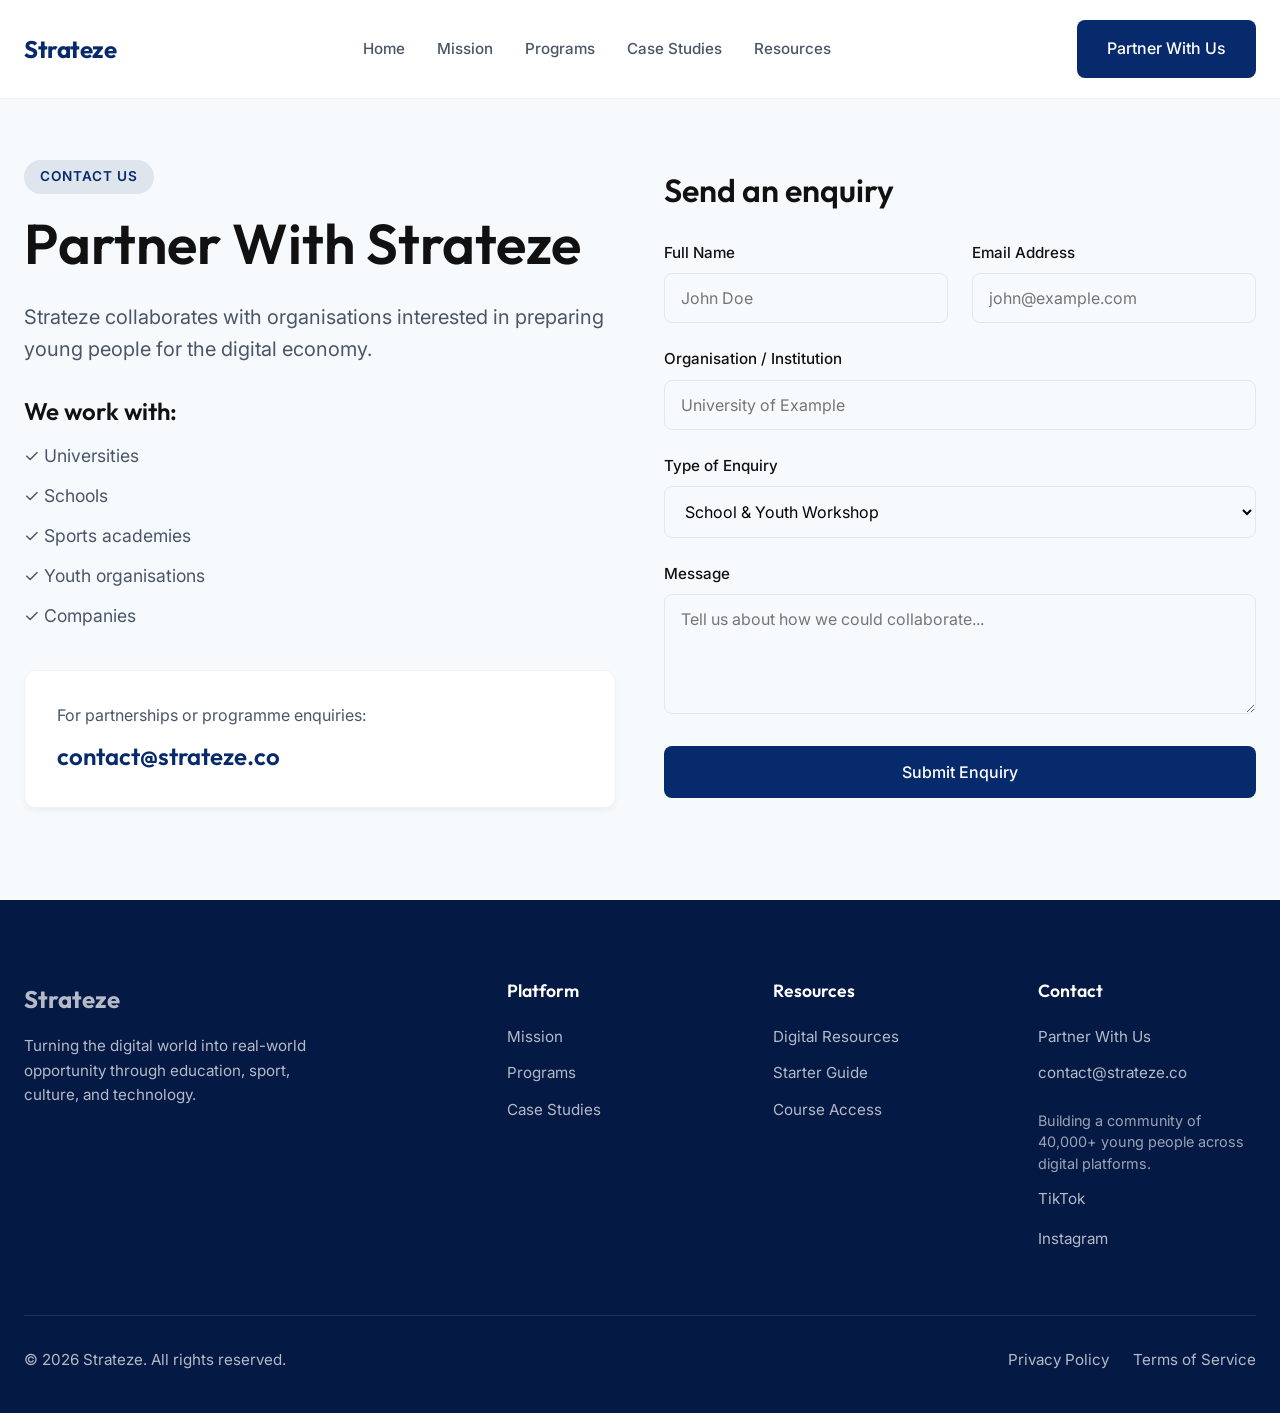
<file: contact.html>
<!DOCTYPE html>
<html lang="en">
<head>
    <meta charset="UTF-8">
    <meta name="viewport" content="width=device-width, initial-scale=1.0">
    <meta name="description" content="Get in touch with Strateze for partnerships, youth workshops, athlete education, and corporate training.">
    <title>Contact Us | Strateze</title>
    <link rel="stylesheet" href="css/style.css">
    <script src="js/main.js" defer></script>
</head>
<body>
    <!-- Navbar -->
    <nav class="navbar">
        <div class="container">
            <a href="index.html" class="nav-logo">Strateze</a>
            <div class="nav-links">
                <a href="index.html">Home</a>
                <a href="mission.html">Mission</a>
                <a href="programs.html">Programs</a>
                <a href="case-studies.html">Case Studies</a>
                <a href="resources.html">Resources</a>
                <div class="nav-actions mobile-only-actions" style="display: none; width: 100%; border-top: 1px solid #eee; margin-top: 16px; padding-top: 16px;">
                    <a href="contact.html" class="btn btn-primary" style="width: 100%;">Partner With Us</a>
                </div>
            </div>
            <div class="nav-actions">
                <a href="contact.html" class="btn btn-primary">Partner With Us</a>
            </div>
            <button class="mobile-menu-btn" aria-label="Toggle Navigation">
                <svg viewBox="0 0 24 24"><path d="M4 6h16M4 12h16M4 18h16" stroke-linecap="round" stroke-linejoin="round"/></svg>
            </button>
        </div>
    </nav>

    <!-- Content -->
    <div style="background-color: var(--light-grey); min-height: 100vh;">
        <div class="container" style="padding-top: 160px; padding-bottom: 80px;">
            <div class="grid-2" style="align-items: center;">
                
                <!-- Contact Info -->
                <div class="reveal delay-1">
                    <span class="badge">Contact Us</span>
                    <h1 style="font-size: 3.5rem; margin-bottom: 24px;">Partner With Strateze</h1>
                    <p style="font-size: 1.25rem; color: var(--accent-grey); margin-bottom: 32px; line-height: 1.6;">Strateze collaborates with organisations interested in preparing young people for the digital economy.</p>
                    
                    <h3 style="font-size: 1.5rem; margin-bottom: 16px;">We work with:</h3>
                    <ul style="display: flex; flex-direction: column; gap: 12px; margin-bottom: 40px; font-size: 1.1rem; color: var(--accent-grey);">
                        <li>✓ Universities</li>
                        <li>✓ Schools</li>
                        <li>✓ Sports academies</li>
                        <li>✓ Youth organisations</li>
                        <li>✓ Companies</li>
                    </ul>
                    
                    <div style="background: var(--white); border-radius: 12px; padding: 32px; border: 1px solid rgba(0,0,0,0.05); box-shadow: var(--shadow-sm);">
                        <p style="color: var(--accent-grey); margin-bottom: 8px;">For partnerships or programme enquiries:</p>
                        <a href="mailto:contact@strateze.co" style="font-size: 1.5rem; font-weight: 600; font-family: 'Outfit', sans-serif; color: var(--primary-blue);">contact@strateze.co</a>
                    </div>
                </div>
                
                <!-- Contact Form -->
                <div class="reveal delay-2">
                    <form class="contact-form" action="https://formspree.io/f/mojpwdwl" method="POST">
                        <input type="hidden" name="_subject" value="New Strateze Enquiry">
                        
                        <h2 style="font-size: 2rem; margin-bottom: 32px;">Send an enquiry</h2>
                        
                        <div class="grid-2" style="gap: 24px; margin-bottom: 24px;">
                            <div class="form-group" style="margin-bottom: 0;">
                                <label for="name" class="form-label">Full Name</label>
                                <input type="text" id="name" name="name" class="form-control" required placeholder="John Doe">
                            </div>
                            <div class="form-group" style="margin-bottom: 0;">
                                <label for="email" class="form-label">Email Address</label>
                                <input type="email" id="email" name="email" class="form-control" required placeholder="john@example.com">
                            </div>
                        </div>
                        
                        <div class="form-group">
                            <label for="organisation" class="form-label">Organisation / Institution</label>
                            <input type="text" id="organisation" name="organisation" class="form-control" placeholder="University of Example">
                        </div>
                        
                        <div class="form-group">
                            <label for="enquiry-type" class="form-label">Type of Enquiry</label>
                            <select id="enquiry-type" name="enquiry_type" class="form-control" required>
                                <option value="School Workshop">School & Youth Workshop</option>
                                <option value="University Programme">University Programme</option>
                                <option value="Athlete Education">Athlete Academy Education</option>
                                <option value="Corporate Training">Corporate Digital Training</option>
                                <option value="Other">Other Partnership</option>
                            </select>
                        </div>
                        
                        <div class="form-group">
                            <label for="message" class="form-label">Message</label>
                            <textarea id="message" name="message" class="form-control" required placeholder="Tell us about how we could collaborate..."></textarea>
                        </div>
                        
                        <button type="submit" class="btn btn-primary" style="width: 100%;">Submit Enquiry</button>
                    </form>
                </div>

            </div>
        </div>
    </div>

    <!-- Footer -->
    <footer class="footer">
        <div class="container">
            <div class="footer-grid">
                <div>
                    <a href="index.html" class="footer-brand">Strateze</a>
                    <p class="brand-tag">Turning the digital world into real-world opportunity through education, sport, culture, and technology.</p>
                </div>
                <div>
                    <h4>Platform</h4>
                    <ul>
                        <li><a href="mission.html">Mission</a></li>
                        <li><a href="programs.html">Programs</a></li>
                        <li><a href="case-studies.html">Case Studies</a></li>
                    </ul>
                </div>
                <div>
                    <h4>Resources</h4>
                    <ul>
                        <li><a href="resources.html">Digital Resources</a></li>
                        <li><a href="#">Starter Guide</a></li>
                        <li><a href="#">Course Access</a></li>
                    </ul>
                </div>
                <div>
                    <h4>Contact</h4>
                    <ul style="margin-bottom: 24px;">
                        <li><a href="contact.html">Partner With Us</a></li>
                        <li><a href="mailto:contact@strateze.co">contact@strateze.co</a></li>
                    </ul>
                    <p style="font-size: 0.9rem; color: rgba(255,255,255,0.6); line-height: 1.5; margin-bottom: 12px;">Building a community of 40,000+ young people across digital platforms.</p>
                    <ul style="display: flex; gap: 16px;">
                        <li><a href="https://www.tiktok.com/@strateze" target="_blank">TikTok</a></li>
                        <li><a href="https://www.instagram.com/strateze" target="_blank">Instagram</a></li>
                    </ul>
                </div>
            </div>
            <div class="footer-bottom">
                <p>&copy; 2026 Strateze. All rights reserved.</p>
                <div style="display: flex; gap: 24px;">
                    <a href="#">Privacy Policy</a>
                    <a href="#">Terms of Service</a>
                </div>
            </div>
        </div>
    </footer>
</body>
</html>
</file>
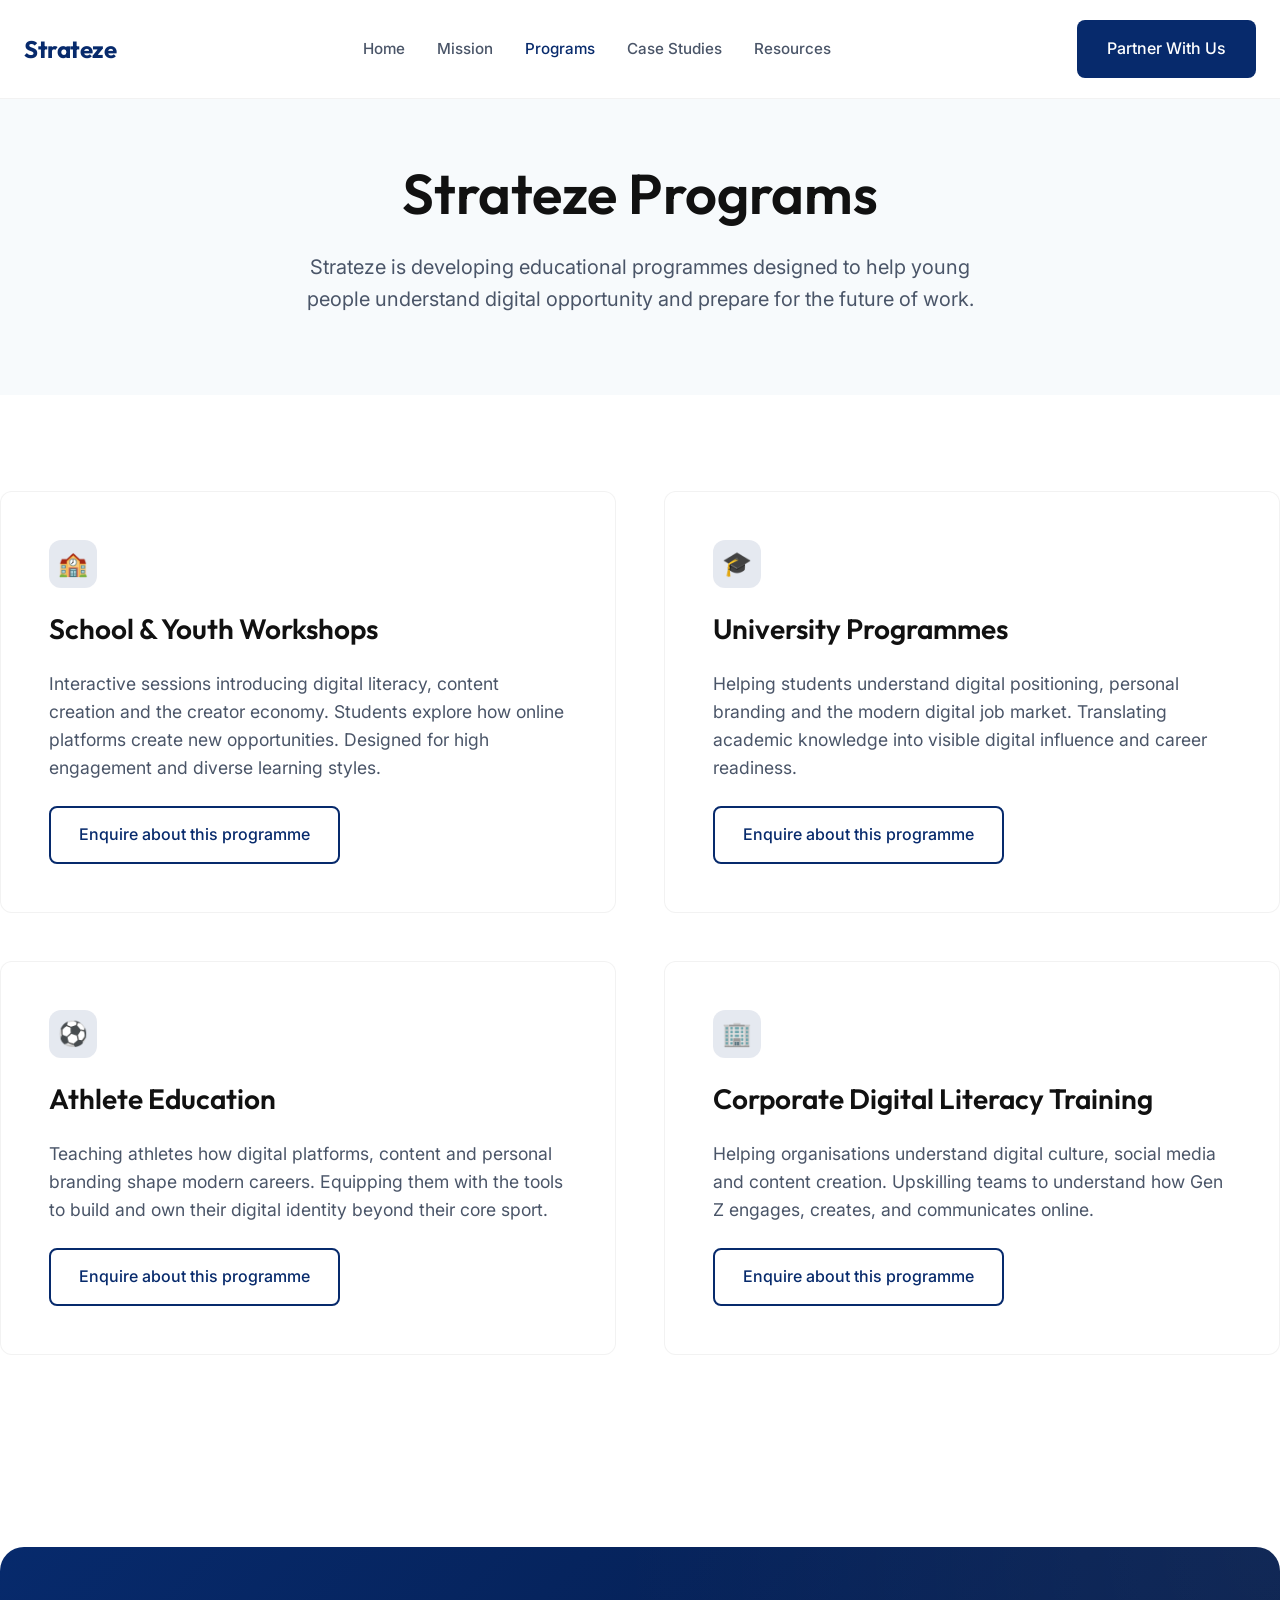
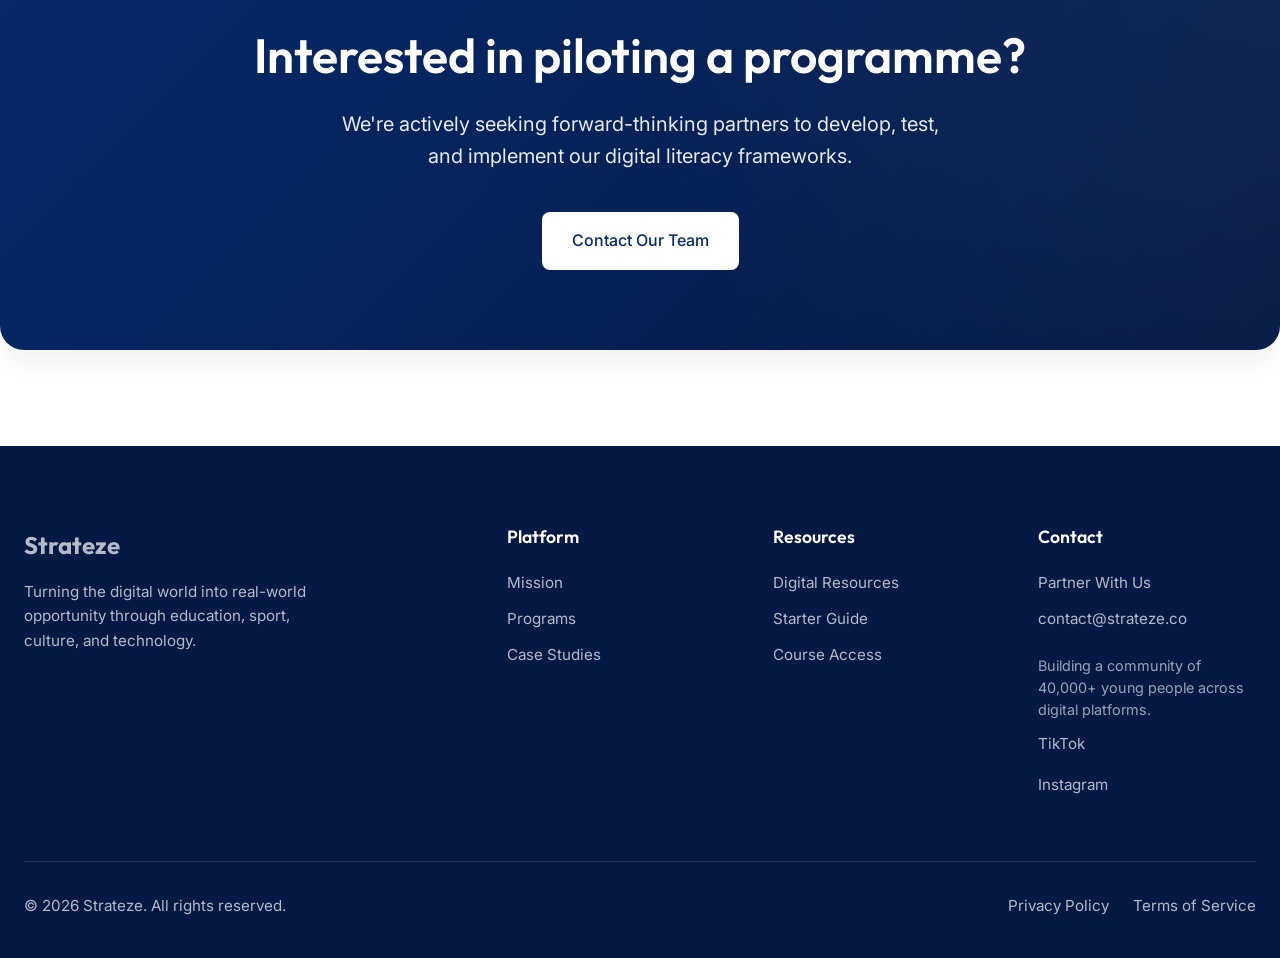
<file: programs.html>
<!DOCTYPE html>
<html lang="en">
<head>
    <meta charset="UTF-8">
    <meta name="viewport" content="width=device-width, initial-scale=1.0">
    <meta name="description" content="Explore Strateze's core programs for schools, universities, athletes, and corporates. Equipping you for the future of work.">
    <title>Strateze Programs | Digital Education</title>
    <link rel="stylesheet" href="css/style.css">
    <script src="js/main.js" defer></script>
</head>
<body>
    <!-- Navbar -->
    <nav class="navbar">
        <div class="container">
            <a href="index.html" class="nav-logo">Strateze</a>
            <div class="nav-links">
                <a href="index.html">Home</a>
                <a href="mission.html">Mission</a>
                <a href="programs.html" class="active">Programs</a>
                <a href="case-studies.html">Case Studies</a>
                <a href="resources.html">Resources</a>
                <div class="nav-actions mobile-only-actions" style="display: none; width: 100%; border-top: 1px solid #eee; margin-top: 16px; padding-top: 16px;">
                    <a href="contact.html" class="btn btn-primary" style="width: 100%;">Partner With Us</a>
                </div>
            </div>
            <div class="nav-actions">
                <a href="contact.html" class="btn btn-primary">Partner With Us</a>
            </div>
            <button class="mobile-menu-btn" aria-label="Toggle Navigation">
                <svg viewBox="0 0 24 24"><path d="M4 6h16M4 12h16M4 18h16" stroke-linecap="round" stroke-linejoin="round"/></svg>
            </button>
        </div>
    </nav>

    <!-- Page Header -->
    <header class="section bg-light" style="padding-top: 160px; padding-bottom: 80px; text-align: center;">
        <div class="container reveal">
            <h1 style="font-size: 3.5rem; margin-bottom: 24px;">Strateze Programs</h1>
            <p style="font-size: 1.25rem; color: var(--accent-grey); max-width: 700px; margin: 0 auto; line-height: 1.6;">Strateze is developing educational programmes designed to help young people understand digital opportunity and prepare for the future of work.</p>
        </div>
    </header>

    <!-- Program List -->
    <section class="section container">
        <div class="grid-2">
            <!-- Program 1 -->
            <div class="card reveal delay-1" style="padding: 48px;">
                <div class="card-icon" style="background: rgba(7, 42, 108, 0.1);">🏫</div>
                <h3 style="font-size: 1.75rem; margin-bottom: 24px;">School & Youth Workshops</h3>
                <p style="font-size: 1.1rem; color: var(--accent-grey); line-height: 1.6; margin-bottom: 24px;">Interactive sessions introducing digital literacy, content creation and the creator economy. Students explore how online platforms create new opportunities. Designed for high engagement and diverse learning styles.</p>
                <a href="mailto:contact@strateze.co" class="btn btn-outline" style="align-self: flex-start; margin-top: auto;">Enquire about this programme</a>
            </div>
            
            <!-- Program 2 -->
            <div class="card reveal delay-2" style="padding: 48px;">
                <div class="card-icon" style="background: rgba(7, 42, 108, 0.1);">🎓</div>
                <h3 style="font-size: 1.75rem; margin-bottom: 24px;">University Programmes</h3>
                <p style="font-size: 1.1rem; color: var(--accent-grey); line-height: 1.6; margin-bottom: 24px;">Helping students understand digital positioning, personal branding and the modern digital job market. Translating academic knowledge into visible digital influence and career readiness.</p>
                <a href="mailto:contact@strateze.co" class="btn btn-outline" style="align-self: flex-start; margin-top: auto;">Enquire about this programme</a>
            </div>
            
            <!-- Program 3 -->
            <div class="card reveal delay-1" style="padding: 48px;">
                <div class="card-icon" style="background: rgba(7, 42, 108, 0.1);">⚽</div>
                <h3 style="font-size: 1.75rem; margin-bottom: 24px;">Athlete Education</h3>
                <p style="font-size: 1.1rem; color: var(--accent-grey); line-height: 1.6; margin-bottom: 24px;">Teaching athletes how digital platforms, content and personal branding shape modern careers. Equipping them with the tools to build and own their digital identity beyond their core sport.</p>
                <a href="mailto:contact@strateze.co" class="btn btn-outline" style="align-self: flex-start; margin-top: auto;">Enquire about this programme</a>
            </div>
            
            <!-- Program 4 -->
            <div class="card reveal delay-2" style="padding: 48px;">
                <div class="card-icon" style="background: rgba(7, 42, 108, 0.1);">🏢</div>
                <h3 style="font-size: 1.75rem; margin-bottom: 24px;">Corporate Digital Literacy Training</h3>
                <p style="font-size: 1.1rem; color: var(--accent-grey); line-height: 1.6; margin-bottom: 24px;">Helping organisations understand digital culture, social media and content creation. Upskilling teams to understand how Gen Z engages, creates, and communicates online.</p>
                <a href="mailto:contact@strateze.co" class="btn btn-outline" style="align-self: flex-start; margin-top: auto;">Enquire about this programme</a>
            </div>
        </div>
    </section>
    
    <!-- CTA Banner -->
    <section class="section container reveal">
        <div class="cta-banner">
            <h2>Interested in piloting a programme?</h2>
            <p>We're actively seeking forward-thinking partners to develop, test, and implement our digital literacy frameworks.</p>
            <a href="contact.html" class="btn btn-white">Contact Our Team</a>
        </div>
    </section>

    <!-- Footer -->
    <footer class="footer">
        <div class="container">
            <div class="footer-grid">
                <div>
                    <a href="index.html" class="footer-brand">Strateze</a>
                    <p class="brand-tag">Turning the digital world into real-world opportunity through education, sport, culture, and technology.</p>
                </div>
                <div>
                    <h4>Platform</h4>
                    <ul>
                        <li><a href="mission.html">Mission</a></li>
                        <li><a href="programs.html">Programs</a></li>
                        <li><a href="case-studies.html">Case Studies</a></li>
                    </ul>
                </div>
                <div>
                    <h4>Resources</h4>
                    <ul>
                        <li><a href="resources.html">Digital Resources</a></li>
                        <li><a href="#">Starter Guide</a></li>
                        <li><a href="#">Course Access</a></li>
                    </ul>
                </div>
                <div>
                    <h4>Contact</h4>
                    <ul style="margin-bottom: 24px;">
                        <li><a href="contact.html">Partner With Us</a></li>
                        <li><a href="mailto:contact@strateze.co">contact@strateze.co</a></li>
                    </ul>
                    <p style="font-size: 0.9rem; color: rgba(255,255,255,0.6); line-height: 1.5; margin-bottom: 12px;">Building a community of 40,000+ young people across digital platforms.</p>
                    <ul style="display: flex; gap: 16px;">
                        <li><a href="https://www.tiktok.com/@strateze" target="_blank">TikTok</a></li>
                        <li><a href="https://www.instagram.com/strateze" target="_blank">Instagram</a></li>
                    </ul>
                </div>
            </div>
            <div class="footer-bottom">
                <p>&copy; 2026 Strateze. All rights reserved.</p>
                <div style="display: flex; gap: 24px;">
                    <a href="#">Privacy Policy</a>
                    <a href="#">Terms of Service</a>
                </div>
            </div>
        </div>
    </footer>
</body>
</html>
</file>
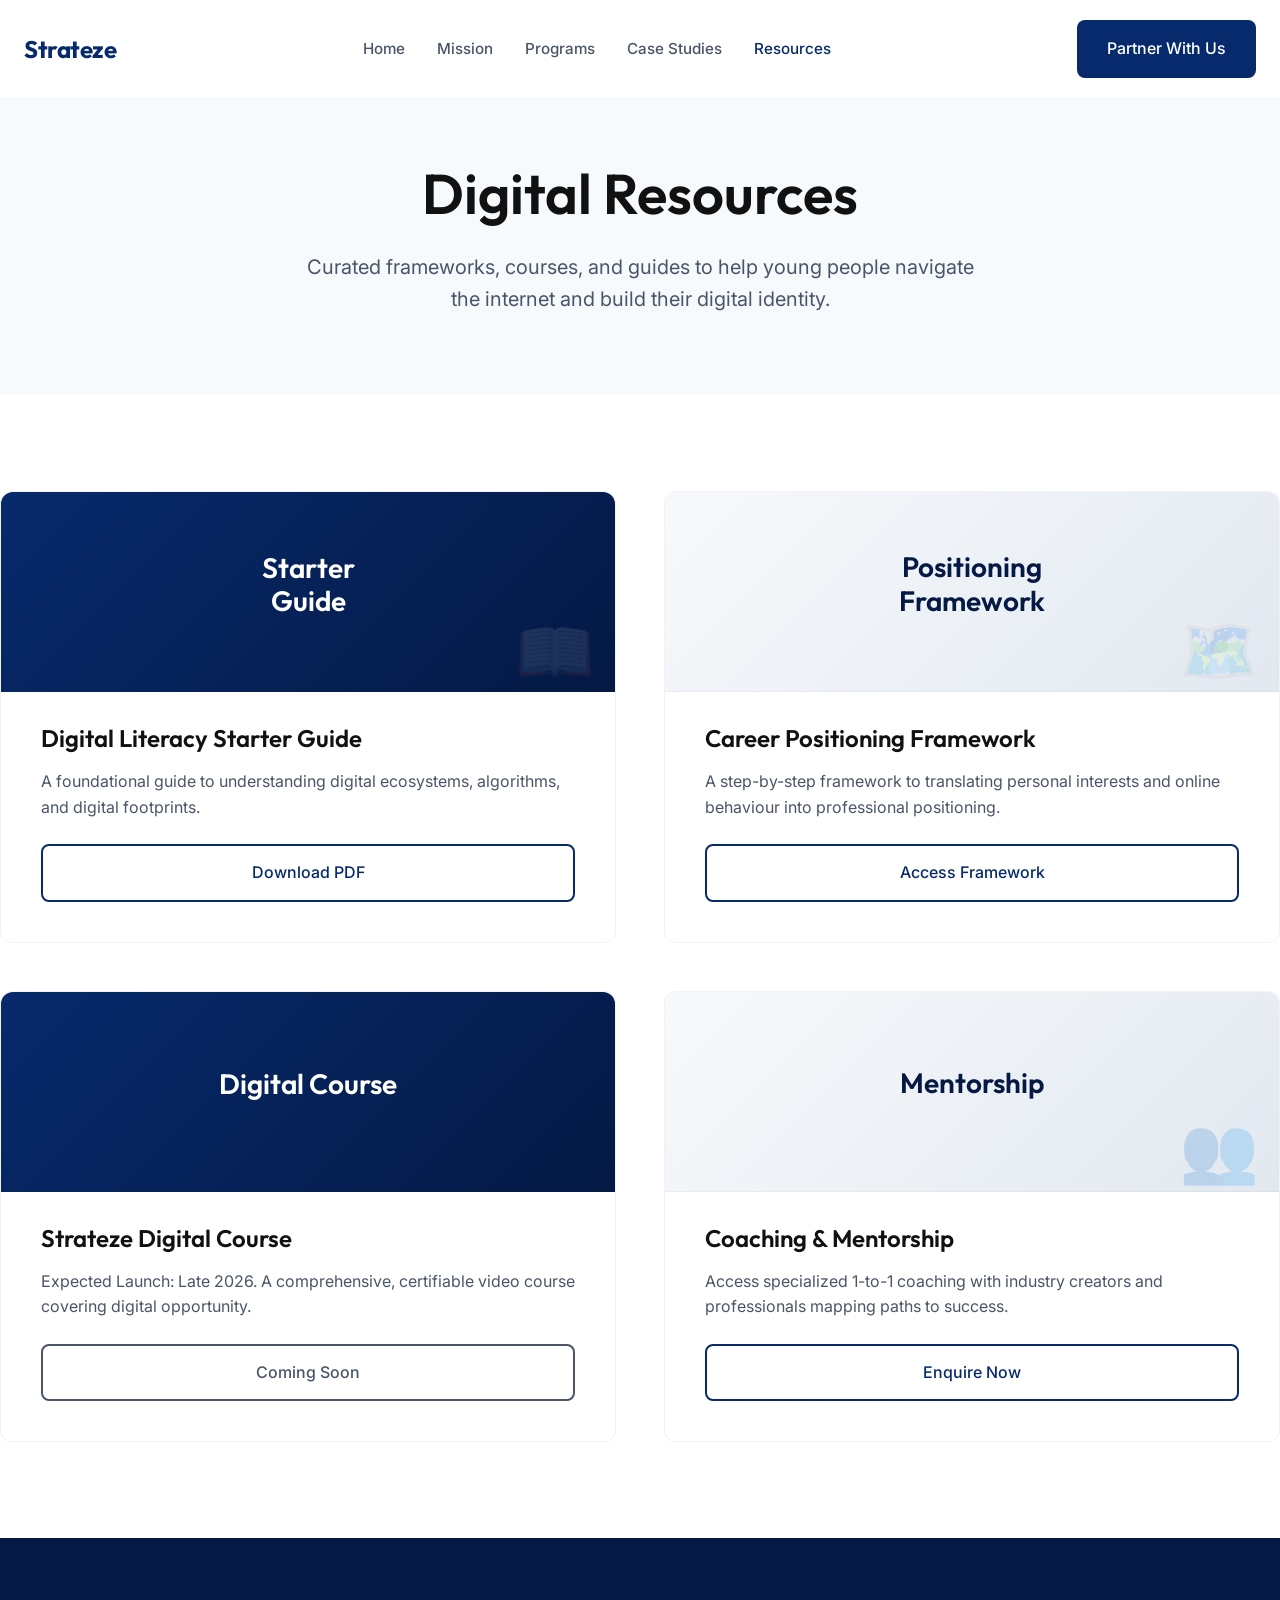
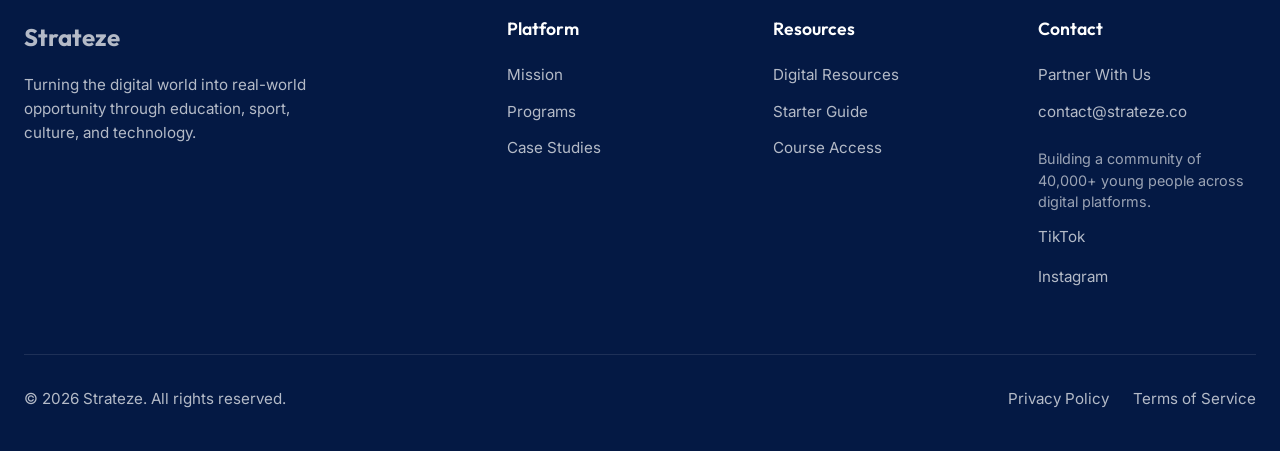
<file: resources.html>
<!DOCTYPE html>
<html lang="en">
<head>
    <meta charset="UTF-8">
    <meta name="viewport" content="width=device-width, initial-scale=1.0">
    <meta name="description" content="Access digital literacy resources, frameworks, and courses built by Strateze to empower the next generation.">
    <title>Digital Resources | Strateze</title>
    <link rel="stylesheet" href="css/style.css">
    <script src="js/main.js" defer></script>
</head>
<body>
    <!-- Navbar -->
    <nav class="navbar">
        <div class="container">
            <a href="index.html" class="nav-logo">Strateze</a>
            <div class="nav-links">
                <a href="index.html">Home</a>
                <a href="mission.html">Mission</a>
                <a href="programs.html">Programs</a>
                <a href="case-studies.html">Case Studies</a>
                <a href="resources.html" class="active">Resources</a>
                <div class="nav-actions mobile-only-actions" style="display: none; width: 100%; border-top: 1px solid #eee; margin-top: 16px; padding-top: 16px;">
                    <a href="contact.html" class="btn btn-primary" style="width: 100%;">Partner With Us</a>
                </div>
            </div>
            <div class="nav-actions">
                <a href="contact.html" class="btn btn-primary">Partner With Us</a>
            </div>
            <button class="mobile-menu-btn" aria-label="Toggle Navigation">
                <svg viewBox="0 0 24 24"><path d="M4 6h16M4 12h16M4 18h16" stroke-linecap="round" stroke-linejoin="round"/></svg>
            </button>
        </div>
    </nav>

    <!-- Page Header -->
    <header class="section bg-light" style="padding-top: 160px; padding-bottom: 80px; text-align: center;">
        <div class="container reveal">
            <h1 style="font-size: 3.5rem; margin-bottom: 24px;">Digital Resources</h1>
            <p style="font-size: 1.25rem; color: var(--accent-grey); max-width: 700px; margin: 0 auto; line-height: 1.6;">Curated frameworks, courses, and guides to help young people navigate the internet and build their digital identity.</p>
        </div>
    </header>

    <!-- Resources Grid -->
    <section class="section container">
        <div class="grid-2">
            <!-- Resource 1 -->
            <div class="card reveal delay-1">
                <div style="height: 200px; background: linear-gradient(135deg, #072a6c 0%, #041944 100%); margin: -40px -40px 32px; border-radius: var(--border-radius) var(--border-radius) 0 0; display: flex; align-items: center; justify-content: center; position: relative;">
                    <div style="font-size: 4rem; position: absolute; opacity: 0.1; right: 20px; bottom: -10px;">📖</div>
                    <h3 style="color: white; font-size: 1.75rem; text-align: center;">Starter<br/>Guide</h3>
                </div>
                <h3 style="font-size: 1.5rem; margin-bottom: 16px;">Digital Literacy Starter Guide</h3>
                <p style="margin-bottom: 24px; color: var(--accent-grey);">A foundational guide to understanding digital ecosystems, algorithms, and digital footprints.</p>
                <div style="margin-top: auto;">
                    <a href="#" class="btn btn-outline" style="width: 100%;">Download PDF</a>
                </div>
            </div>

            <!-- Resource 2 -->
            <div class="card reveal delay-2">
                <div style="height: 200px; background: linear-gradient(135deg, #f7fafc 0%, #e2e8f0 100%); margin: -40px -40px 32px; border-radius: var(--border-radius) var(--border-radius) 0 0; display: flex; align-items: center; justify-content: center; position: relative; border-bottom: 1px solid rgba(0,0,0,0.05);">
                    <div style="font-size: 4rem; position: absolute; opacity: 0.2; right: 20px; bottom: -10px;">🗺️</div>
                    <h3 style="color: var(--primary-dark); font-size: 1.75rem; text-align: center;">Positioning<br/>Framework</h3>
                </div>
                <h3 style="font-size: 1.5rem; margin-bottom: 16px;">Career Positioning Framework</h3>
                <p style="margin-bottom: 24px; color: var(--accent-grey);">A step-by-step framework to translating personal interests and online behaviour into professional positioning.</p>
                <div style="margin-top: auto;">
                    <a href="#" class="btn btn-outline" style="width: 100%;">Access Framework</a>
                </div>
            </div>

            <!-- Resource 3 -->
            <div class="card reveal delay-1">
                <div style="height: 200px; background: linear-gradient(135deg, #072a6c 0%, #041944 100%); margin: -40px -40px 32px; border-radius: var(--border-radius) var(--border-radius) 0 0; display: flex; align-items: center; justify-content: center; position: relative;">
                     <h3 style="color: white; font-size: 1.75rem; position: absolute; z-index: 2;">Digital Course</h3>
                </div>
                <h3 style="font-size: 1.5rem; margin-bottom: 16px;">Strateze Digital Course</h3>
                <p style="margin-bottom: 24px; color: var(--accent-grey);">Expected Launch: Late 2026. A comprehensive, certifiable video course covering digital opportunity.</p>
                <div style="margin-top: auto;">
                    <a href="#" class="btn btn-outline" style="width: 100%; color: var(--accent-grey); border-color: var(--accent-grey);">Coming Soon</a>
                </div>
            </div>

            <!-- Resource 4 -->
            <div class="card reveal delay-2">
                <div style="height: 200px; background: linear-gradient(135deg, #f7fafc 0%, #e2e8f0 100%); margin: -40px -40px 32px; border-radius: var(--border-radius) var(--border-radius) 0 0; display: flex; align-items: center; justify-content: center; position: relative; border-bottom: 1px solid rgba(0,0,0,0.05);">
                    <div style="font-size: 4rem; position: absolute; opacity: 0.2; right: 20px; bottom: -10px;">👥</div>
                    <h3 style="color: var(--primary-dark); font-size: 1.75rem; text-align: center;">Mentorship</h3>
                </div>
                <h3 style="font-size: 1.5rem; margin-bottom: 16px;">Coaching & Mentorship</h3>
                <p style="margin-bottom: 24px; color: var(--accent-grey);">Access specialized 1-to-1 coaching with industry creators and professionals mapping paths to success.</p>
                <div style="margin-top: auto;">
                    <a href="contact.html" class="btn btn-outline" style="width: 100%;">Enquire Now</a>
                </div>
            </div>
        </div>
    </section>

    <!-- Footer -->
    <footer class="footer">
        <div class="container">
            <div class="footer-grid">
                <div>
                    <a href="index.html" class="footer-brand">Strateze</a>
                    <p class="brand-tag">Turning the digital world into real-world opportunity through education, sport, culture, and technology.</p>
                </div>
                <div>
                    <h4>Platform</h4>
                    <ul>
                        <li><a href="mission.html">Mission</a></li>
                        <li><a href="programs.html">Programs</a></li>
                        <li><a href="case-studies.html">Case Studies</a></li>
                    </ul>
                </div>
                <div>
                    <h4>Resources</h4>
                    <ul>
                        <li><a href="resources.html">Digital Resources</a></li>
                        <li><a href="#">Starter Guide</a></li>
                        <li><a href="#">Course Access</a></li>
                    </ul>
                </div>
                <div>
                    <h4>Contact</h4>
                    <ul style="margin-bottom: 24px;">
                        <li><a href="contact.html">Partner With Us</a></li>
                        <li><a href="mailto:contact@strateze.co">contact@strateze.co</a></li>
                    </ul>
                    <p style="font-size: 0.9rem; color: rgba(255,255,255,0.6); line-height: 1.5; margin-bottom: 12px;">Building a community of 40,000+ young people across digital platforms.</p>
                    <ul style="display: flex; gap: 16px;">
                        <li><a href="https://www.tiktok.com/@strateze" target="_blank">TikTok</a></li>
                        <li><a href="https://www.instagram.com/strateze" target="_blank">Instagram</a></li>
                    </ul>
                </div>
            </div>
            <div class="footer-bottom">
                <p>&copy; 2026 Strateze. All rights reserved.</p>
                <div style="display: flex; gap: 24px;">
                    <a href="#">Privacy Policy</a>
                    <a href="#">Terms of Service</a>
                </div>
            </div>
        </div>
    </footer>
</body>
</html>
</file>
<file: css/style.css>
@import url('https://fonts.googleapis.com/css2?family=Inter:wght@400;500;600&family=Outfit:wght@400;500;600;700&display=swap');

:root {
  --primary-blue: #072a6c;
  --primary-dark: #041944;
  --accent-black: #111111;
  --accent-grey: #4a5568;
  --light-grey: #f7fafc;
  --white: #ffffff;
  --border-radius: 12px;
  --border-radius-lg: 24px;
  --transition: all 0.3s cubic-bezier(0.25, 0.8, 0.25, 1);
  --shadow-sm: 0 4px 6px -1px rgba(0, 0, 0, 0.05);
  --shadow-md: 0 10px 15px -3px rgba(0, 0, 0, 0.05);
  --shadow-lg: 0 20px 25px -5px rgba(0, 0, 0, 0.05);
}

* { box-sizing: border-box; margin: 0; padding: 0; }
body { font-family: 'Inter', sans-serif; color: var(--accent-black); background-color: var(--white); line-height: 1.6; font-size: 16px; overflow-x: hidden; }
h1, h2, h3, h4, h5, h6 { font-family: 'Outfit', sans-serif; font-weight: 600; line-height: 1.2; color: var(--accent-black); }
a { text-decoration: none; color: inherit; transition: var(--transition); }
img { width: 100%; height: 100%; object-fit: cover; border-radius: 16px; display: block; }
ul { list-style: none; }

.container { width: 100%; max-width: 1280px; margin: 0 auto; padding: 0 24px; }
.section { padding: 96px 0; }
.section-sm { padding: 48px 0; }
.bg-light { background-color: var(--light-grey); }
.bg-dark { background-color: var(--primary-dark); color: var(--white); }
.bg-primary { background-color: var(--primary-blue); color: var(--white); }
.bg-dark h1, .bg-dark h2, .bg-dark h3, .bg-dark p, .bg-primary h1, .bg-primary h2, .bg-primary p { color: var(--white); }
.text-center { text-align: center; }

.btn { display: inline-flex; align-items: center; justify-content: center; padding: 14px 28px; border-radius: 8px; font-weight: 500; font-family: 'Inter', sans-serif; cursor: pointer; transition: var(--transition); border: 2px solid transparent; font-size: 1rem; }
.btn-primary { background-color: var(--primary-blue); color: var(--white); }
.btn-primary:hover { background-color: var(--primary-dark); transform: translateY(-2px); box-shadow: var(--shadow-md); color: var(--white); }
.btn-outline { background-color: transparent; border-color: var(--primary-blue); color: var(--primary-blue); }
.btn-outline:hover { background-color: var(--primary-blue); color: var(--white); transform: translateY(-2px); box-shadow: var(--shadow-md); }
.btn-white { background-color: var(--white); color: var(--primary-blue); }
.btn-white:hover { background-color: var(--light-grey); transform: translateY(-2px); box-shadow: var(--shadow-md); color: var(--primary-blue); }

.navbar { position: fixed; top: 0; left: 0; width: 100%; padding: 20px 0; background-color: rgba(255, 255, 255, 0.95); backdrop-filter: blur(10px); z-index: 1000; border-bottom: 1px solid rgba(0,0,0,0.05); transition: var(--transition); }
.navbar.scrolled { padding: 12px 0; box-shadow: var(--shadow-sm); }
.navbar .container { display: flex; align-items: center; justify-content: space-between; }
.nav-logo { font-family: 'Outfit', sans-serif; font-size: 1.5rem; font-weight: 700; color: var(--primary-blue); letter-spacing: -0.5px; }
.nav-links { display: flex; gap: 32px; align-items: center; }
.nav-links a { font-weight: 500; font-size: 0.95rem; color: var(--accent-grey); }
.nav-links a:hover, .nav-links a.active { color: var(--primary-blue); }
.nav-actions { display: flex; align-items: center; gap: 16px; }
.mobile-menu-btn { display: none; background: none; border: none; cursor: pointer; font-size: 1.5rem; color: var(--accent-black); }
.mobile-menu-btn svg { width: 24px; height: 24px; stroke: currentColor; stroke-width: 2; border: none; }

.hero { padding: 180px 0 120px; text-align: left; position: relative; overflow: hidden; }
.hero-content { max-width: 800px; position: relative; z-index: 2; }
.hero h1 { font-size: 4.5rem; font-weight: 700; margin-bottom: 24px; letter-spacing: -1.5px; line-height: 1.1; }
.hero p { font-size: 1.25rem; color: var(--accent-grey); margin-bottom: 40px; max-width: 600px; line-height: 1.6; }
.hero-btns { display: flex; gap: 16px; flex-wrap: wrap; }

.grid-2 { display: grid; grid-template-columns: repeat(2, 1fr); gap: 48px; }
.grid-3 { display: grid; grid-template-columns: repeat(3, 1fr); gap: 32px; }
.grid-4 { display: grid; grid-template-columns: repeat(4, 1fr); gap: 32px; }

.card { background: var(--white); padding: 40px; border-radius: var(--border-radius); border: 1px solid rgba(0,0,0,0.05); transition: var(--transition); display: flex; flex-direction: column; height: 100%; text-align: left; }
.card:hover { transform: translateY(-8px); box-shadow: var(--shadow-lg); border-color: rgba(0,0,0,0.1); }
.card-icon { width: 48px; height: 48px; background: var(--light-grey); border-radius: 12px; display: flex; align-items: center; justify-content: center; margin-bottom: 24px; color: var(--primary-blue); font-size: 1.5rem; }
.card h3 { font-size: 1.5rem; margin-bottom: 16px; }
.card p { color: var(--accent-grey); font-size: 1rem; flex-grow: 1; }

.image-text-section { display: flex; align-items: center; gap: 64px; }
.image-text-section.reverse { flex-direction: row-reverse; }
.text-wrapper { flex: 1; }
.image-wrapper { flex: 1; position: relative; border-radius: var(--border-radius-lg); overflow: hidden; box-shadow: var(--shadow-md); }
.image-wrapper img { width: 100%; transition: transform 0.7s ease; border-radius: var(--border-radius-lg); object-fit: cover; height: 100%; min-height: 400px; }
.image-wrapper:hover img { transform: scale(1.05); }

.cta-banner { border-radius: var(--border-radius-lg); padding: 80px 48px; text-align: center; background: linear-gradient(135deg, var(--primary-blue) 0%, var(--primary-dark) 100%); color: var(--white); box-shadow: var(--shadow-lg); position: relative; overflow: hidden; }
.cta-banner * { position: relative; z-index: 2; }
.cta-banner::before { content: ""; position: absolute; inset: 0; background-image: radial-gradient(circle at 100% 0%, rgba(255,255,255,0.05) 0%, transparent 50%); z-index: 1; }
.cta-banner h2 { font-size: 3rem; margin-bottom: 24px; color: var(--white); }
.cta-banner p { font-size: 1.25rem; opacity: 0.9; margin-bottom: 40px; max-width: 600px; margin-inline: auto; }

.footer { background-color: var(--primary-dark); color: rgba(255,255,255,0.7); padding: 80px 0 40px; font-size: 0.95rem; }
.footer-grid { display: grid; grid-template-columns: 2fr 1fr 1fr 1fr; gap: 48px; margin-bottom: 64px; }
.footer-brand { color: var(--white); font-family: 'Outfit', sans-serif; font-size: 1.5rem; font-weight: 700; margin-bottom: 16px; display: block; }
.footer p.brand-tag { margin-bottom: 24px; max-width: 300px; }
.footer h4 { color: var(--white); font-size: 1.1rem; margin-bottom: 24px; }
.footer ul { display: flex; flex-direction: column; gap: 12px; }
.footer a { color: rgba(255,255,255,0.7); transition: var(--transition); }
.footer a:hover { color: var(--white); padding-left: 4px; }
.footer-bottom { padding-top: 32px; border-top: 1px solid rgba(255,255,255,0.1); display: flex; justify-content: space-between; align-items: center; }

.form-group { margin-bottom: 24px; }
.form-label { display: block; margin-bottom: 8px; font-weight: 500; font-size: 0.95rem; color: var(--accent-black); }
.form-control { width: 100%; padding: 14px 16px; border: 1px solid #e2e8f0; border-radius: 8px; font-family: 'Inter', sans-serif; font-size: 1rem; transition: var(--transition); background: var(--light-grey); }
.form-control:focus { outline: none; border-color: var(--primary-blue); background: var(--white); box-shadow: 0 0 0 3px rgba(7, 42, 108, 0.1); }
textarea.form-control { resize: vertical; min-height: 120px; }

.reveal { opacity: 0; transform: translateY(30px); transition: all 0.8s cubic-bezier(0.5, 0, 0, 1); }
.reveal.active { opacity: 1; transform: translateY(0); }
.delay-1 { transition-delay: 0.1s; }
.delay-2 { transition-delay: 0.2s; }
.delay-3 { transition-delay: 0.3s; }

.badge { display: inline-block; padding: 6px 16px; background: rgba(7, 42, 108, 0.1); color: var(--primary-blue); border-radius: 20px; font-size: 0.85rem; font-weight: 600; text-transform: uppercase; letter-spacing: 1px; margin-bottom: 16px; }

@media (max-width: 992px) {
  .hero h1 { font-size: 3.5rem; }
  .grid-2, .grid-3, .grid-4 { grid-template-columns: repeat(2, 1fr); }
  .image-text-section { flex-direction: column; }
  .image-text-section.reverse { flex-direction: column; }
  .footer-grid { grid-template-columns: 1fr 1fr; }
}

@media (max-width: 768px) {
  .nav-links { position: fixed; top: 72px; left: 0; width: 100%; flex-direction: column; background: var(--white); padding: 40px 24px; text-align: center; box-shadow: var(--shadow-md); transition: 0.4s cubic-bezier(0.25, 0.8, 0.25, 1); z-index: 999; opacity: 0; pointer-events: none; transform: translateY(-10px); }
  .nav-links.active { opacity: 1; pointer-events: auto; transform: translateY(0); }
  .mobile-menu-btn { display: block; }
  .nav-actions { display: none; }
  
  .hero { padding: 140px 0 80px; text-align: center; }
  .hero-content { margin: 0 auto; }
  .hero p { margin-inline: auto; }
  .hero-btns { justify-content: center; }
  .hero h1 { font-size: 2.75rem; }
  
  .grid-2, .grid-3, .grid-4 { grid-template-columns: 1fr; }
  .footer-grid { grid-template-columns: 1fr; }
  .footer-bottom { flex-direction: column; gap: 16px; text-align: center; }
  .cta-banner { padding: 48px 24px; }
  .cta-banner h2 { font-size: 2rem; }
}
</file>
